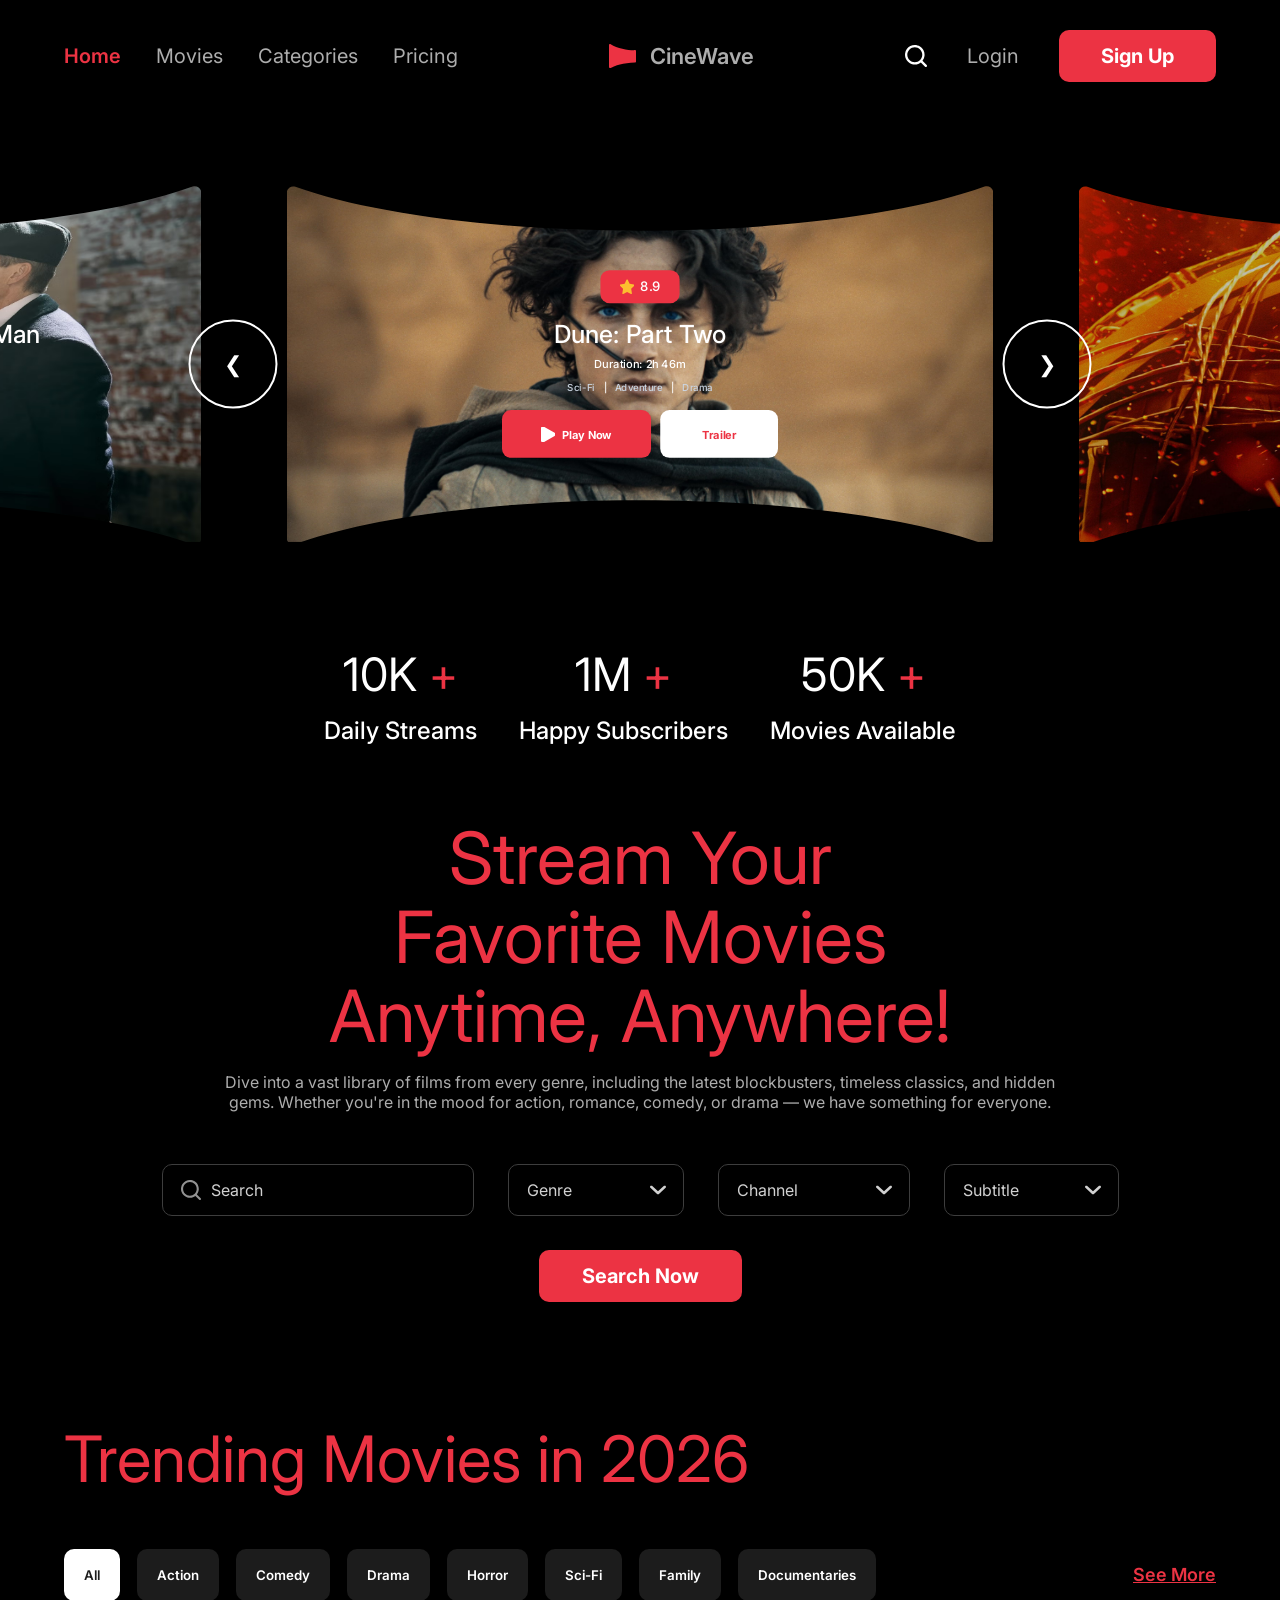
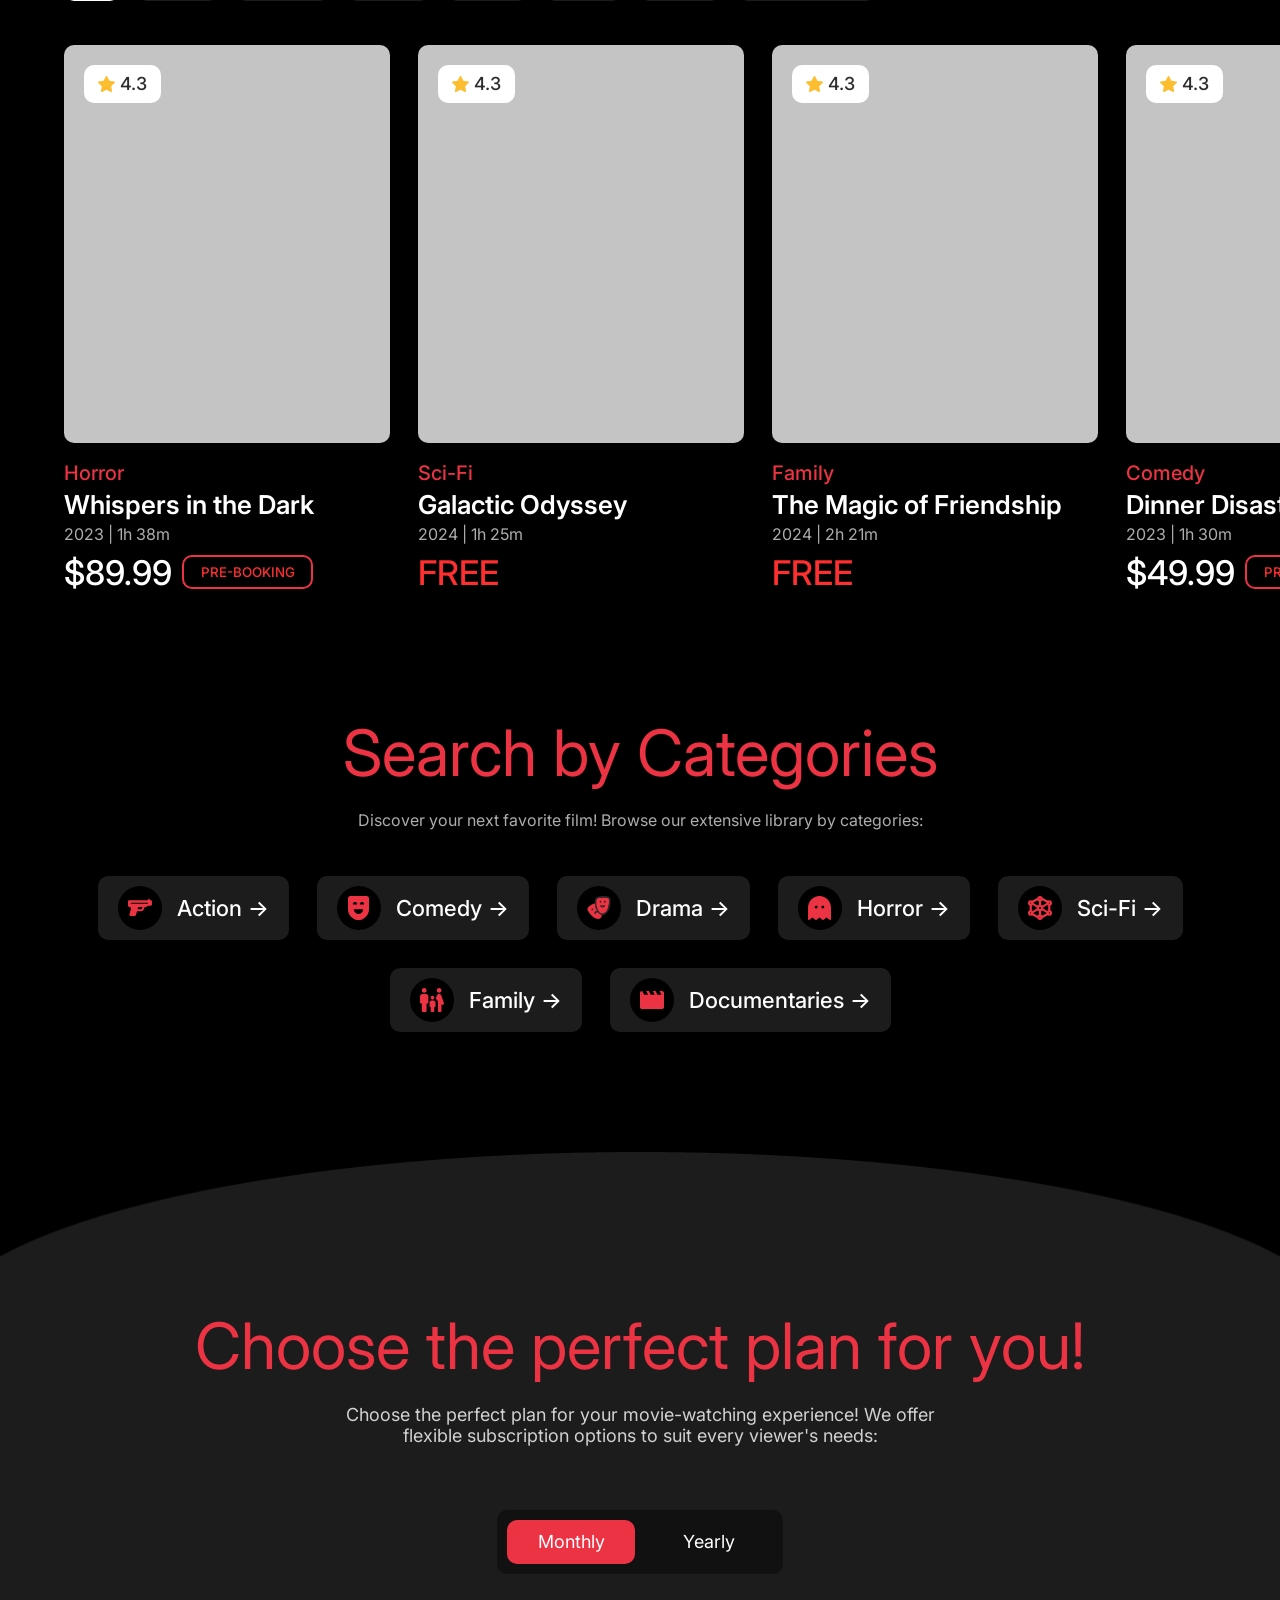
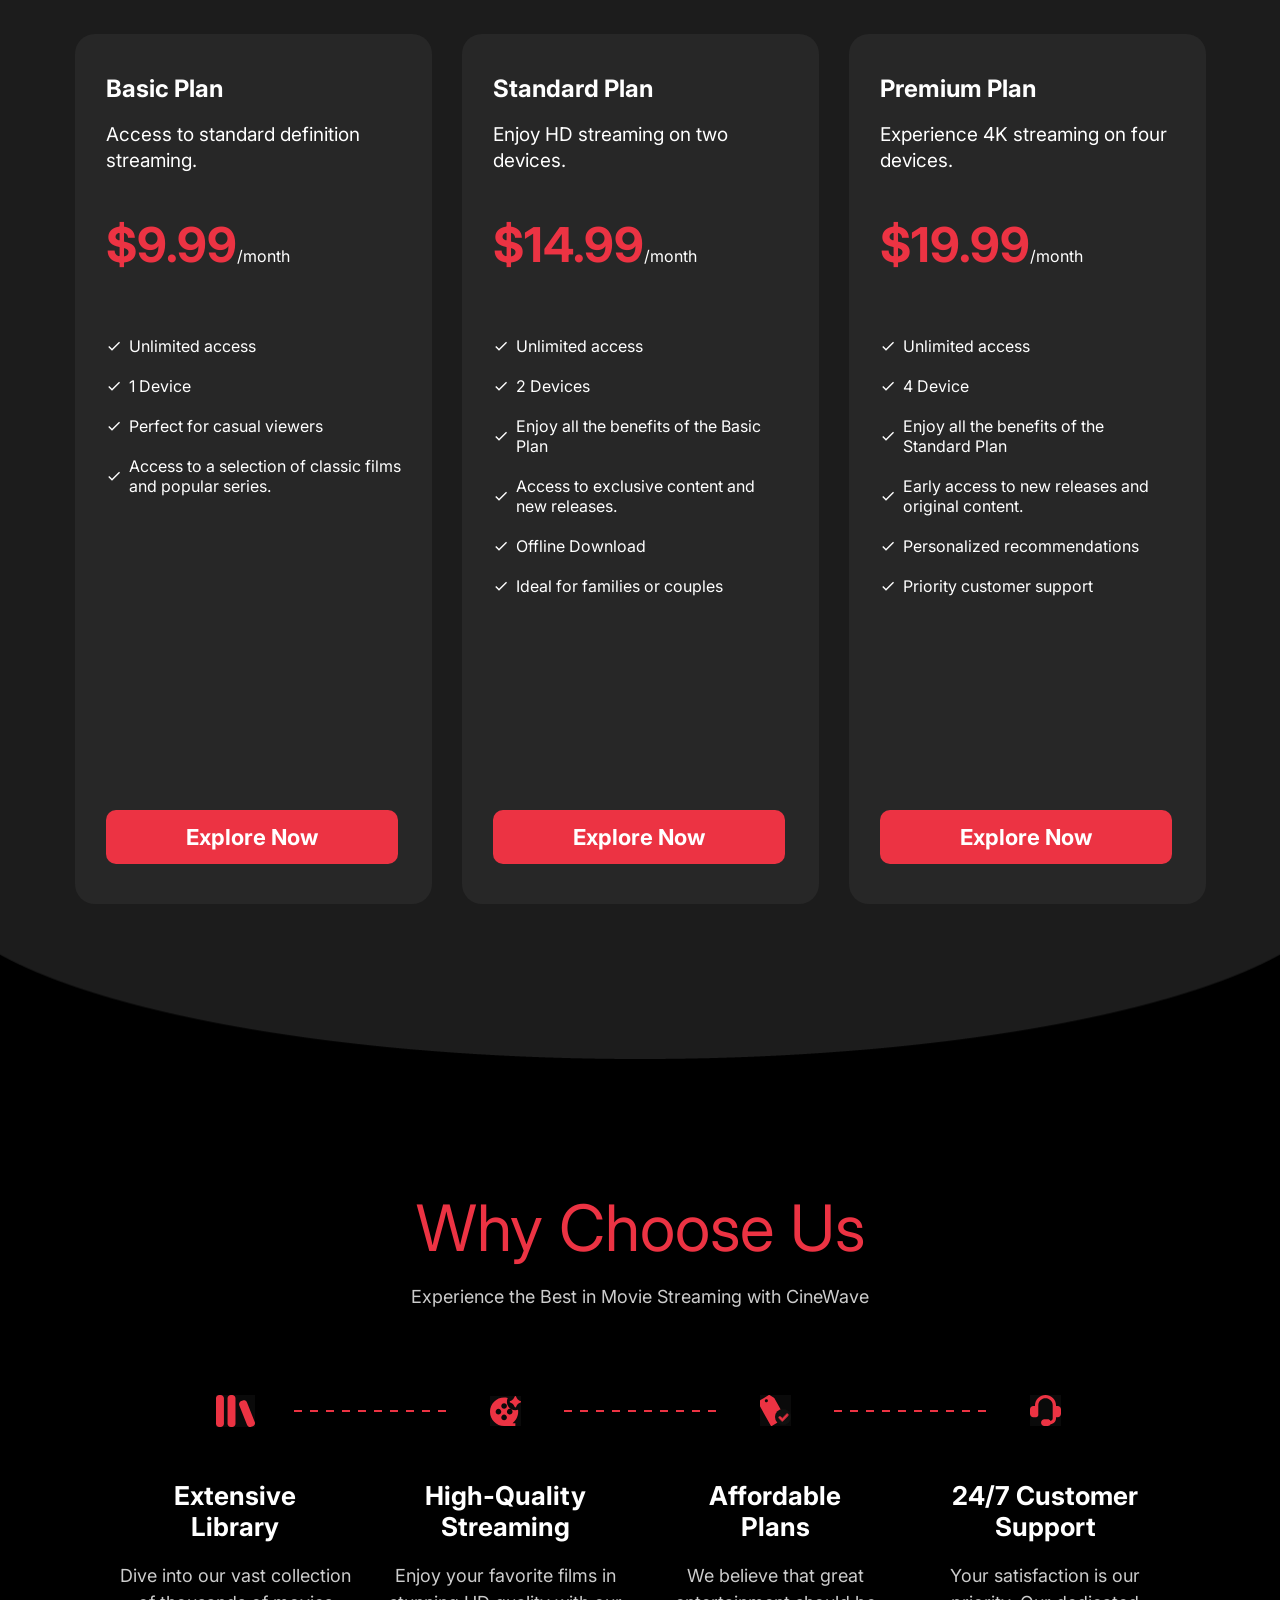
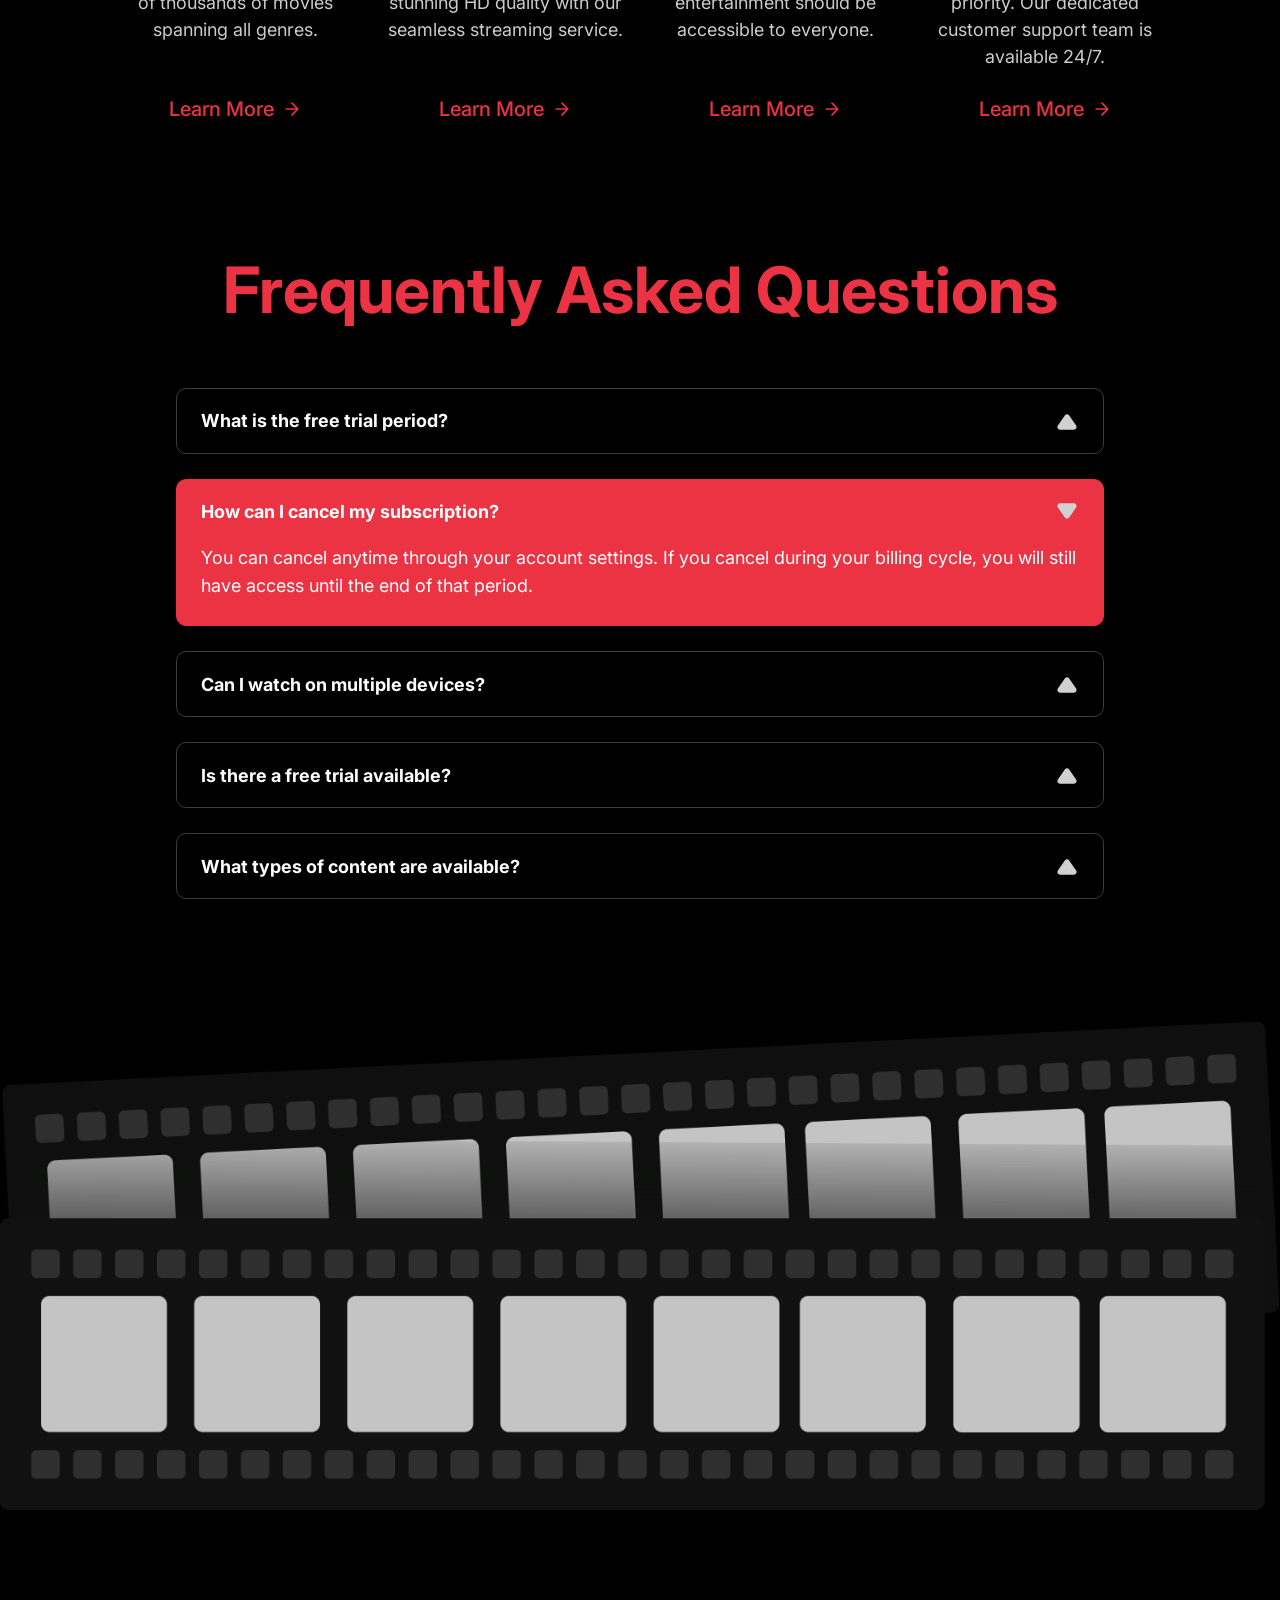
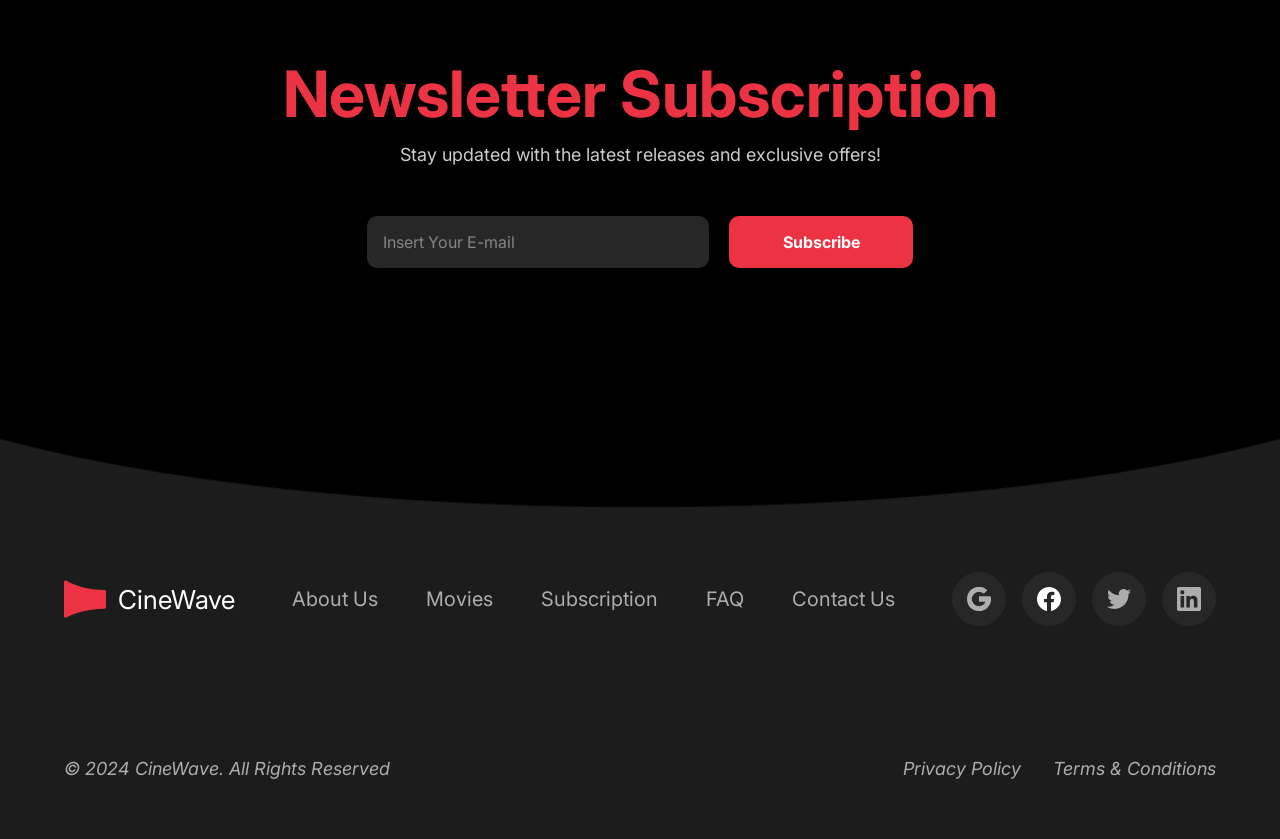
<file: index.html>
<!DOCTYPE html>
<html lang="en">

<head>
    <meta charset="UTF-8">
    <meta name="viewport" content="width=device-width, initial-scale=1.0">
    <title>Streaming Service</title>

    <link rel="preconnect" href="https://fonts.googleapis.com">
    <link rel="preconnect" href="https://fonts.gstatic.com" crossorigin>
    <link
        href="https://fonts.googleapis.com/css2?family=Inter:ital,opsz,wght@0,14..32,100..900;1,14..32,100..900&display=swap"
        rel="stylesheet">

    <link rel="stylesheet" href="css/normalize.css">
    <link rel="stylesheet" href="css/main.css">
    <link rel="stylesheet" href="css/header.css">
    <link rel="stylesheet" href="css/navbar.css">
    <link rel="stylesheet" href="css/slaider.css">
    <link rel="stylesheet" href="css/stats.css">
    <link rel="stylesheet" href="css/search-panel.css">
    <link rel="stylesheet" href="css/trending-movies-section.css">
    <link rel="stylesheet" href="css/movies-grid.css">
    <link rel="stylesheet" href="css/categories.css">
    <link rel="stylesheet" href="css/pricing-section.css">
    <link rel="stylesheet" href="css/why-choose-us.css">
    <link rel="stylesheet" href="css/faq-sectionю.css">
    <link rel="stylesheet" href="css/newsletter-section.css">
    <link rel="stylesheet" href="css/footer.css">
</head>

<body>

    <header>
        <div class="container">
            <div class="navbar">
                <div class="nav-links">
                    <a href="#" class="inter-Regular isActive">Home</a>
                    <a href="#" class="inter-Regular">Movies</a>
                    <a href="#" class="inter-Regular">Categories</a>
                    <a href="#" class="inter-Regular">Pricing</a>
                </div>
                <div class="logo inter-SemiBold">
                    <img src="icons/cineWave_logo.svg" alt="cineWave">
                    <div class="text">CineWave</div>
                </div>
                <div class="auth-buttons">
                    <button class="search-btn">
                        <img src="icons/searchButton.svg" alt="searchButton">
                    </button>
                    <button class="login inter-Regular">Login</button>
                    <button class="btn signup inter-Bold">Sign Up</button>
                </div>
            </div>


        </div>

        <div class="carousel" aria-label="Карусель слайдов">
            <button class="nav prev" type="button" aria-label="Предыдущий слайд">&#10094;</button>

            <div class="viewport">
                <div class="track">
                    <!-- Слайды будут сгенерированы через JS -->
                </div>
            </div>

            <button class="nav next" type="button" aria-label="Следующий слайд">
                &#10095;
            </button>
        </div>

        <div class="container">



            <div class="stats-grid">
                <div class="stat-card">
                    <div class="stat-number inter-Regular">10K <span>+</span></div>
                    <div class="stat-label inter-Medium">Daily Streams</div>
                </div>
                <div class="stat-card">
                    <div class="stat-number inter-Regular">1M <span>+</span></div>
                    <div class="stat-label inter-Medium">Happy Subscribers</div>
                </div>
                <div class="stat-card">
                    <div class="stat-number inter-Regular">50K <span>+</span></div>
                    <div class="stat-label inter-Medium">Movies Available</div>
                </div>


            </div>

            <div class="hero-section">
                <h1 class="hero-title inter-Regular">
                    Stream Your<br>Favorite Movies<br>Anytime, Anywhere!
                </h1>
                <p class="hero-description">
                    Dive into a vast library of films from every genre, including the latest blockbusters, timeless
                    classics, and hidden gems.
                    Whether you're in the mood for action, romance, comedy, or drama — we have something for
                    everyone.
                </p>
            </div>

            <!-- Поисковая форма с выпадающими списками -->
            <form action="/search" method="GET" class="search-panel">
                <!-- Поисковое поле -->
                <div class="search-input-wrapper">
                    <img src="icons/search.svg" alt="search" class="search-icon">
                    <input type="text" name="query" class="search-input inter-Regular" placeholder="Search"
                        value="Search">
                </div>

                <!-- Выпадающий список: Genre -->
                <div class="dropdown-wrapper dropdown-genre">
                    <select name="genre" class="styled-select inter-Regular">
                        <option value="">Genre</option>
                        <option value="action">Action</option>
                        <option value="adventure">Adventure</option>
                        <option value="comedy">Comedy</option>
                        <option value="drama">Drama</option>
                        <option value="horror">Horror</option>
                        <option value="romance">Romance</option>
                        <option value="sci-fi">Sci-Fi</option>
                        <option value="thriller">Thriller</option>
                        <option value="western">Western</option>
                    </select>
                    <img class="dropdown-arrow" src="icons/searchArrow.svg" alt="searchArrow">
                </div>

                <div class="dropdown-wrapper dropdown-channel">
                    <select name="channel" class="styled-select inter-Regular">
                        <option value="">Channel</option>
                        <option value="netflix">Netflix</option>
                        <option value="prime">Amazon Prime</option>
                        <option value="disney">Disney+</option>
                        <option value="hbo">HBO Max</option>
                        <option value="apple">Apple TV+</option>
                        <option value="paramount">Paramount+</option>
                        <option value="peacock">Peacock</option>
                        <option value="hulu">Hulu</option>
                    </select>
                    <img class="dropdown-arrow" src="icons/searchArrow.svg" alt="searchArrow">
                </div>

                <div class="dropdown-wrapper dropdown-subtitle">
                    <select name="subtitle" class="styled-select inter-Regular">
                        <option value="">Subtitle</option>
                        <option value="english">English</option>
                        <option value="spanish">Spanish</option>
                        <option value="french">French</option>
                        <option value="german">German</option>
                        <option value="italian">Italian</option>
                        <option value="portuguese">Portuguese</option>
                        <option value="russian">Russian</option>
                        <option value="chinese">Chinese</option>
                        <option value="japanese">Japanese</option>
                        <option value="korean">Korean</option>
                        <option value="arabic">Arabic</option>
                        <option value="hindi">Hindi</option>
                    </select>
                    <img class="dropdown-arrow" src="icons/searchArrow.svg" alt="searchArrow">
                </div>

                <!-- Кнопка отправки -->
                <button type="submit" class="search-now-btn inter-Bold btn">
                    Search Now
                </button>
            </form>
        </div>



    </header>

    <section class="trending-movies-section">
        <div class="container">
            <div class="trending-header">
                <h2>Trending Movies in 2026</h2>

                <div class="trending-filters">
                    <button class="filter-btn active-btn">All</button>
                    <button class="filter-btn">Action</button>
                    <button class="filter-btn">Comedy</button>
                    <button class="filter-btn">Drama</button>
                    <button class="filter-btn">Horror</button>
                    <button class="filter-btn">Sci-Fi</button>
                    <button class="filter-btn">Family</button>
                    <button class="filter-btn p">Documentaries</button>

                    <a href="#" class="see-more-link inter-SemiBold">See More</a>
                </div>



            </div>
            <div class="movies-grid">

                <article class="movie-card">
                    <div class="card-image-wrapper">
                        <div class="card-image-placeholder"></div>
                        <div class="rating">
                            <img src="icons/starRating.svg" alt="starRating">
                            <div class="rating_number inter-Medium">4.3</div>
                        </div>
                    </div>
                    <div class="card-content">
                        <span class="movie-genre">Horror</span>
                        <h3 class="movie-title">Whispers in the Dark</h3>
                        <div class="movie-meta">
                            <span class="year">2023</span>
                            <span class="separator">|</span>
                            <span class="duration">1h 38m</span>
                        </div>
                        <div class="card-footer">
                            <span class="price">$89.99</span>
                            <button class="btn-pre-booking">PRE-BOOKING</button>
                        </div>
                    </div>
                </article>

                <article class="movie-card">
                    <div class="card-image-wrapper">
                        <div class="card-image-placeholder"></div>
                        <div class="rating">
                            <img src="icons/starRating.svg" alt="starRating">
                            <div class="rating_number inter-Medium">4.3</div>
                        </div>
                    </div>
                    <div class="card-content">
                        <span class="movie-genre">Sci-Fi</span>
                        <h3 class="movie-title">Galactic Odyssey</h3>
                        <div class="movie-meta">
                            <span class="year">2024</span>
                            <span class="separator">|</span>
                            <span class="duration">1h 25m</span>
                        </div>
                        <div class="card-footer">
                            <span class="price free-text">FREE</span>
                        </div>
                    </div>
                </article>

                <article class="movie-card">
                    <div class="card-image-wrapper">
                        <div class="card-image-placeholder"></div>
                        <div class="rating">
                            <img src="icons/starRating.svg" alt="starRating">
                            <div class="rating_number inter-Medium">4.3</div>
                        </div>
                    </div>
                    <div class="card-content">
                        <span class="movie-genre">Family</span>
                        <h3 class="movie-title">The Magic of Friendship</h3>
                        <div class="movie-meta">
                            <span class="year">2024</span>
                            <span class="separator">|</span>
                            <span class="duration">2h 21m</span>
                        </div>
                        <div class="card-footer">
                            <span class="price free-text">FREE</span>
                        </div>
                    </div>
                </article>

                <article class="movie-card">
                    <div class="card-image-wrapper">
                        <div class="card-image-placeholder"></div>
                        <div class="rating">
                            <img src="icons/starRating.svg" alt="starRating">
                            <div class="rating_number inter-Medium">4.3</div>
                        </div>
                    </div>
                    <div class="card-content">
                        <span class="movie-genre">Comedy</span>
                        <h3 class="movie-title">Dinner Disaster</h3>
                        <div class="movie-meta">
                            <span class="year">2023</span>
                            <span class="separator">|</span>
                            <span class="duration">1h 30m</span>
                        </div>
                        <div class="card-footer">
                            <span class="price">$49.99</span>
                            <button class="btn-pre-booking">PRE-BOOKING</button>
                        </div>
                    </div>
                </article>
            </div>


        </div>
    </section>

    <section class="categories-section">
        <div class="container">
            <h2 class="categories-title">Search by Categories</h2>
            <p class="categories-description">Discover your next favorite film! Browse our extensive library by
                categories:</p>

            <div class="categories-grid">
                <a href="#" class="category-card">
                    <div class="icon-wrapper">
                        <img src="icons/action.svg" alt="Action" width="24" height="24">
                    </div>
                    <span class="category-name">Action →</span>
                </a>
                <a href="#" class="category-card">
                    <div class="icon-wrapper">
                        <img src="icons/comedy-icon.svg" alt="Comedy" width="24" height="24">
                    </div>
                    <span class="category-name">Comedy →</span>
                </a>
                <a href="#" class="category-card">
                    <div class="icon-wrapper">
                        <img src="icons/drama-icon.svg" alt="Drama" width="24" height="24">
                    </div>
                    <span class="category-name">Drama →</span>
                </a>
                <a href="#" class="category-card">
                    <div class="icon-wrapper">
                        <img src="icons/horror-icon.svg" alt="Horror" width="24" height="24">
                    </div>
                    <span class="category-name">Horror →</span>
                </a>
                <a href="#" class="category-card">
                    <div class="icon-wrapper">
                        <img src="icons/scifi-icon.svg" alt="Sci-Fi" width="24" height="24">
                    </div>
                    <span class="category-name">Sci-Fi →</span>
                </a>
                <a href="#" class="category-card">
                    <div class="icon-wrapper">
                        <img src="icons/family-icon.svg" alt="Family" width="24" height="24">
                    </div>
                    <span class="category-name">Family →</span>
                </a>
                <a href="#" class="category-card">
                    <div class="icon-wrapper">
                        <img src="icons/documentaries-icon.svg" alt="Documentaries" width="24" height="24">
                    </div>
                    <span class="category-name">Documentaries →</span>
                </a>
            </div>
        </div>
    </section>

    <section class="pricing-section">

        <div class="container">
            <h2 class="pricing-title">Choose the perfect plan for you!</h2>
            <p class="pricing-description">Choose the perfect plan for your movie-watching experience! We offer
                flexible
                subscription options to suit every viewer's needs:</p>

            <div class="pricing-toggle-wrap">
                <div class="pricing-toggle">
                    <button class="toggle-btn active">Monthly</button>
                    <button class="toggle-btn">Yearly</button>
                </div>
            </div>


            <div class="pricing-grid">
                <!-- Basic Plan -->
                <div class="pricing-card">
                    <h3 class="plan-name">Basic Plan</h3>
                    <p class="plan-description">Access to standard definition streaming.</p>
                    <div class="plan-price">$9.99<span class="price-period">/month</span></div>
                    <ul class="plan-features">
                        <li>Unlimited access</li>
                        <li>1 Device</li>
                        <li>Perfect for casual viewers</li>
                        <li>Access to a selection of classic films and popular series.</li>
                    </ul>
                    <a href="#" class="plan-btn">Explore Now</a>
                </div>

                <!-- Standard Plan -->
                <div class="pricing-card">
                    <h3 class="plan-name">Standard Plan</h3>
                    <p class="plan-description">Enjoy HD streaming on two devices.</p>
                    <div class="plan-price">$14.99<span class="price-period">/month</span></div>
                    <ul class="plan-features">
                        <li>Unlimited access</li>
                        <li>2 Devices</li>
                        <li>Enjoy all the benefits of the Basic Plan</li>
                        <li>Access to exclusive content and new releases.</li>
                        <li>Offline Download</li>
                        <li>Ideal for families or couples</li>
                    </ul>
                    <a href="#" class="plan-btn">Explore Now</a>
                </div>

                <!-- Premium Plan -->
                <div class="pricing-card">
                    <h3 class="plan-name">Premium Plan</h3>
                    <p class="plan-description">Experience 4K streaming on four devices.</p>
                    <div class="plan-price">$19.99<span class="price-period">/month</span></div>
                    <ul class="plan-features">
                        <li>Unlimited access</li>
                        <li>4 Device</li>
                        <li>Enjoy all the benefits of the Standard Plan</li>
                        <li>Early access to new releases and original content.</li>
                        <li>Personalized recommendations</li>
                        <li>Priority customer support</li>
                    </ul>
                    <a href="#" class="plan-btn">Explore Now</a>
                </div>
            </div>
        </div>
        </div>
    </section>

    <section class="why-choose-us">
        <div class="container">
            <h2>Why Choose Us</h2>
            <p class="pricing-description">Experience the Best in Movie Streaming with CineWave</p>

            <div class="features-grid">
                <div class="feature-card">
                    <div class="feature-icon">
                        <img src="icons/extensiveLibrary.svg" alt="Extensive Library">
                    </div>
                    <h3 class="feature-title">Extensive<br>Library</h3>
                    <p class="feature-description">Dive into our vast collection of thousands of movies spanning all
                        genres.</p>
                    <a href="#" class="feature-link">
                        Learn More
                        <svg viewBox="0 0 24 24" fill="none" xmlns="http://www.w3.org/2000/svg">
                            <path d="M5 12H19M19 12L12 5M19 12L12 19" stroke="currentColor" stroke-width="2"
                                stroke-linecap="round" stroke-linejoin="round" />
                        </svg>
                    </a>
                </div>

                <div class="feature-card">
                    <div class="feature-icon">
                        <img src="icons/highQualityStreaming.svg" alt="High-Quality Streaming">
                    </div>
                    <h3 class="feature-title">High-Quality<br>Streaming</h3>
                    <p class="feature-description">Enjoy your favorite films in stunning HD quality with our seamless
                        streaming service.</p>
                    <a href="#" class="feature-link">
                        Learn More
                        <svg viewBox="0 0 24 24" fill="none" xmlns="http://www.w3.org/2000/svg">
                            <path d="M5 12H19M19 12L12 5M19 12L12 19" stroke="currentColor" stroke-width="2"
                                stroke-linecap="round" stroke-linejoin="round" />
                        </svg>
                    </a>
                </div>

                <div class="feature-card">
                    <div class="feature-icon">
                        <img src="icons/affordablePlans.svg" alt="Affordable Plans">
                    </div>
                    <h3 class="feature-title">Affordable<br>Plans</h3>
                    <p class="feature-description">We believe that great entertainment should be accessible to everyone.
                    </p>
                    <a href="#" class="feature-link">
                        Learn More
                        <svg viewBox="0 0 24 24" fill="none" xmlns="http://www.w3.org/2000/svg">
                            <path d="M5 12H19M19 12L12 5M19 12L12 19" stroke="currentColor" stroke-width="2"
                                stroke-linecap="round" stroke-linejoin="round" />
                        </svg>
                    </a>
                </div>

                <div class="feature-card">
                    <div class="feature-icon">
                        <img src="icons/customerSupport.svg" alt="24/7 Customer Support">
                    </div>
                    <h3 class="feature-title">24/7 Customer<br>Support</h3>
                    <p class="feature-description">Your satisfaction is our priority. Our dedicated customer support
                        team is available 24/7.</p>
                    <a href="#" class="feature-link">
                        Learn More
                        <svg viewBox="0 0 24 24" fill="none" xmlns="http://www.w3.org/2000/svg">
                            <path d="M5 12H19M19 12L12 5M19 12L12 19" stroke="currentColor" stroke-width="2"
                                stroke-linecap="round" stroke-linejoin="round" />
                        </svg>
                    </a>
                </div>
            </div>

        </div>

    </section>

    <section class="faq-section">
        <h2>Frequently Asked Questions</h2>

        <div class="accordion">
            <!-- Item 1 -->
            <div class="accordion-item">
                <div class="accordion-header">
                    <span class="accordion-question">What is the free trial period?</span>
                    <div class="accordion-icon">
                        <img src="icons/accordion-arrow.svg" alt="Expand">
                    </div>
                </div>
                <div class="accordion-content">
                    <div class="accordion-answer">
                        Our free trial period lasts 7 days. During this time, you have full access to all features and
                        content. No credit card is required to start your free trial.
                    </div>
                </div>
            </div>

            <!-- Item 2 (open by default) -->
            <div class="accordion-item open">
                <div class="accordion-header">
                    <span class="accordion-question">How can I cancel my subscription?</span>
                    <div class="accordion-icon">
                        <img src="icons/accordion-arrow.svg" alt="Expand">
                    </div>
                </div>
                <div class="accordion-content">
                    <div class="accordion-answer">
                        You can cancel anytime through your account settings. If you cancel during your billing cycle,
                        you will still have access until the end of that period.
                    </div>
                </div>
            </div>

            <!-- Item 3 -->
            <div class="accordion-item">
                <div class="accordion-header">
                    <span class="accordion-question">Can I watch on multiple devices?</span>
                    <div class="accordion-icon">
                        <img src="icons/accordion-arrow.svg" alt="Expand">
                    </div>
                </div>
                <div class="accordion-content">
                    <div class="accordion-answer">
                        Yes! Depending on your plan, you can watch on up to 4 devices simultaneously. All plans include
                        unlimited access on your registered devices.
                    </div>
                </div>
            </div>

            <!-- Item 4 -->
            <div class="accordion-item">
                <div class="accordion-header">
                    <span class="accordion-question">Is there a free trial available?</span>
                    <div class="accordion-icon">
                        <img src="icons/accordion-arrow.svg" alt="Expand">
                    </div>
                </div>
                <div class="accordion-content">
                    <div class="accordion-answer">
                        Yes, we offer a 7-day free trial for all new users. You can cancel anytime during the trial
                        period with no charges.
                    </div>
                </div>
            </div>

            <!-- Item 5 -->
            <div class="accordion-item">
                <div class="accordion-header">
                    <span class="accordion-question">What types of content are available?</span>
                    <div class="accordion-icon">
                        <img src="icons/accordion-arrow.svg" alt="Expand">
                    </div>
                </div>
                <div class="accordion-content">
                    <div class="accordion-answer">
                        We offer a vast library including movies, TV series, documentaries, and exclusive original
                        content across all genres — from action and comedy to drama and sci-fi.
                    </div>
                </div>
            </div>
        </div>
    </section>

    <img class="lent" src="img/lent.png" alt="lent">

    <section class="newsletter-section">
        <h2>Newsletter Subscription</h2>
        <p class="newsletter-description">Stay updated with the latest releases and exclusive offers!</p>

        <div class="newsletter-form">
            <input type="email" class="newsletter-input" placeholder="Insert Your E-mail">
            <button class="newsletter-btn">Subscribe</button>
        </div>
    </section>

    <footer class="footer">
        <div class="container">
            <!-- Top: Logo + Navigation + Social Icons -->
            <div class="footer-top">
                <div class="footer-logo">
                    <img src="icons/cineWave_logo.svg" alt="CineWave">
                    <span>CineWave</span>
                </div>

                <div class="footer-nav">
                    <a href="#">About Us</a>
                    <a href="#">Movies</a>
                    <a href="#">Subscription</a>
                    <a href="#">FAQ</a>
                    <a href="#">Contact Us</a>
                </div>

                <div class="social-icons">
                    <div class="social-icon">
                        <img src="icons/GoogleIcon.svg" alt="Google">
                    </div>
                    <div class="social-icon">
                        <img src="icons/FacebookIcon.svg" alt="Facebook">
                    </div>
                    <div class="social-icon">
                        <img src="icons/TwitterIcon.svg" alt="Twitter">
                    </div>
                    <div class="social-icon">
                        <img src="icons/LinkedInIcon.svg" alt="LinkedIn">
                    </div>
                </div>
            </div>

            <!-- Bottom: Copyright + Legal -->
            <div class="footer-bottom">
                <div class="copyright">© 2024 CineWave. All Rights Reserved</div>
                <div class="legal-links">
                    <a href="#">Privacy Policy</a>
                    <a href="#">Terms & Conditions</a>
                </div>
            </div>
        </div>
    </footer>

    <script src="js/slaider.js"></script>
    <script src="js/slider-script-marker.js"></script>
    <script src="js/accordion.js"></script>
</body>

</html>
</file>
<file: css/main.css>
body {
  background-color: #000000;
  overflow-x: hidden;
  font-family: "Inter", sans-serif;
  font-optical-sizing: auto;
  font-style: normal;
  color: #ADADAD;
}

h2 {
  font-size: 64px;
  color: #EC3343;
  font-weight: 400;
}

.container {
  max-width: 90%;
  width: 1400px;
  margin: 0 auto;
}

.inter-Thin {
  font-family: "Inter", sans-serif;
  font-optical-sizing: auto;
  font-weight: 300;
  font-style: normal;
}

.inter-Regular {
  font-family: "Inter", sans-serif;
  font-optical-sizing: auto;
  font-weight: 400;
  font-style: normal;
}

.inter-Medium {
  font-family: "Inter", sans-serif;
  font-optical-sizing: auto;
  font-weight: 500;
  font-style: normal;
}

.inter-SemiBold {
  font-family: "Inter", sans-serif;
  font-optical-sizing: auto;
  font-weight: 600;
  font-style: normal;
}

.inter-Bold {
  font-family: "Inter", sans-serif;
  font-optical-sizing: auto;
  font-weight: 700;
  font-style: normal;
}

.btn {
  background-color: #EC3343;
  height: 52px;
  border: none;
  cursor: pointer;
  color: #FFFFFF;
  font-size: 20px;
  border-radius: 10px;
}

.hero-title {
  margin-top: 73px;
  font-size: 72px;
  color: #EC3343;
  text-align: center;
  line-height: 1.1;
}

.lent {
  margin-top: 122px;
  width: 100%;
}
</file>
<file: css/header.css>
header {
    margin-top: 30px;
}
</file>
<file: css/navbar.css>
.navbar {
    display: flex;
    justify-content: space-between;
}

.nav-links a{
    text-decoration: none;
    color: #ADADAD;
    font-size: 20px;
}

.nav-links a.isActive {
    color: #EC3343;
    font-family: "Inter", sans-serif;
    font-optical-sizing: auto;
    font-weight: 600;
    font-style: normal;
}

.nav-links{
    display: flex;
    justify-content: space-between;
    gap: 35px;
    align-items: center;
}

.logo {
    color: #ADADAD;
    font-size: 22px;
    display: flex;
    justify-content: space-between;
    gap: 14px;
    align-items: center;
}

.search-btn {
    background: none;
    border: none;
    cursor: pointer;
    width: 22px;
    height: 22px;
}

.login {
    color: #ADADAD;
    background: none;
    border: none;
    cursor: pointer;
    font-size: 20px;
}

.auth-buttons {
    display: flex;
    justify-content: space-between;
    gap: 40px;
    align-items: center;
}

.signup {
    width: 157px;
}
</file>
<file: css/slaider.css>
.carousel {
  --active-left-edge: 18.2%;
  --active-right-edge: 81.8%;
  margin: 0 auto;
  margin-top: 50px;
  position: relative;
   container-type: inline-size;
}

.viewport {
  overflow: hidden;
  border-radius: 16px;
  padding: 16px 0;
}

.track {
  --gap: 24px;
  --step: calc(60% + var(--gap));
  display: flex;
  gap: var(--gap);
  transform: translateX(calc(20% - var(--step)));
  transition: transform 0.35s ease;
}

.slide {
  flex: 0 0 60%;
  aspect-ratio: 16 / 9;
  display: grid;
  place-items: center;
  --slide-scale: 1;
  background: linear-gradient(135deg, #5a7cff, #7f5eff);
  transform: scale(0.92);
  
  /* Маска применяется здесь */
  mask-image: url('../img/BackgroundImage.svg');
  mask-size: 100% 100%;
  mask-repeat: no-repeat;
  mask-position: center;
  -webkit-mask-image: url('../img/BackgroundImage.svg');
  -webkit-mask-size: 100% 100%;
  -webkit-mask-repeat: no-repeat;
  -webkit-mask-position: center;
}

.slide.is-active {
  transform: scale(1.06);
}

.nav {
  background: none;
  position: absolute;
  top: 50%;
  width: 89px;
  height: 89px;
  border-radius: 50%;
  border: 2px solid #FFFFFF;
  font-size: 22px;
  color: #FFFFFF;
  cursor: pointer;
  z-index: 2;
}

.nav:hover {
  border: none;
  background: rgba(255, 255, 255, 0.3);
  backdrop-filter: blur(8px);
}

.nav.prev {
  left: var(--active-left-edge);
  transform: translate(-50%, -50%);
}

.nav.next {
  left: var(--active-right-edge);
  transform: translate(-50%, -50%);
}

.shelby {
  background-image: url('../img/slider-card-1775312159233.png');
  background-size: cover;
  background-position: center;
  background-repeat: no-repeat;
}

.oppenheimer {
  background-image: url('../img/Oppenheimer.png');
  background-size: cover;
  background-position: center;
  background-repeat: no-repeat;
}

.rating {
  width: clamp(68px, calc(115px * var(--slide-scale)), 140px);
  height: clamp(30px, calc(48px * var(--slide-scale)), 58px);
  background-color: #EC3343;
  margin: 0 auto;
  border-radius: 10px;
  display: flex;
  justify-content: center;
  align-items: center;
  font-size: clamp(12px, calc(19px * var(--slide-scale)), 22px);
  color: #FFFFFF;
  gap: clamp(4px, calc(8px * var(--slide-scale)), 10px);
}

.rating img {
  width: clamp(12px, calc(22px * var(--slide-scale)), 24px);
  height: auto;
}

.movie_name {
  text-align: center;
  margin-top: clamp(10px, calc(24px * var(--slide-scale)), 28px);
  font-size: clamp(16px, calc(36px * var(--slide-scale)), 42px);
  color: #FFFFFF;
  line-height: 1.2;
  padding: 0 clamp(8px, calc(24px * var(--slide-scale)), 40px);
  word-break: break-word;
}

.movie_duration {
  text-align: center;
  margin-top: clamp(4px, calc(10px * var(--slide-scale)), 14px);
  font-size: clamp(11px, calc(16px * var(--slide-scale)), 18px);
  color: #FFFFFF;
}

.genres {
  display: flex;
  gap: 0.5rem;
  color: #cbd5e1;
  font-size: clamp(10px, calc(14px * var(--slide-scale)), 16px);
  justify-content: center;
  margin-top: clamp(8px, calc(16px * var(--slide-scale)), 20px);
  flex-wrap: wrap;
}

.genres span:not(:last-child)::after {
  content: "|";
  margin-left: 0.6rem;
  color: #FFFFFF;
}

.cta {
  margin-top: clamp(12px, calc(24px * var(--slide-scale)), 30px);
  display: flex;
  justify-content: center;
  gap: clamp(8px, calc(14px * var(--slide-scale)), 20px);
  flex-wrap: wrap;
}

.play {
  width: clamp(110px, calc(215px * var(--slide-scale)), 260px);
  display: flex;
  align-items: center;
  justify-content: center;
  gap: clamp(5px, calc(9px * var(--slide-scale)), 12px);
  min-height: clamp(32px, calc(44px * var(--slide-scale)), 58px);
  padding: 0 clamp(10px, calc(16px * var(--slide-scale)), 20px);
  font-size: clamp(11px, calc(16px * var(--slide-scale)), 19px);
  background: #EC3343;
  color: white;
  border: none;
  cursor: pointer;
}

.trailer {
  width: clamp(90px, calc(170px * var(--slide-scale)), 220px);
  min-height: clamp(32px, calc(44px * var(--slide-scale)), 58px);
  padding: 0 clamp(10px, calc(16px * var(--slide-scale)), 20px);
  font-size: clamp(11px, calc(16px * var(--slide-scale)), 19px);
  background-color: #FFFFFF;
  color: #EC3343;
  border: none;
  cursor: pointer;
}
</file>
<file: css/stats.css>
.stats-grid {
    margin-top: 50px;
    display: flex;
    justify-content: center;
    gap: 42px;
}

.stat-number {
    color: #FFFFFF;
    font-size: 46px;
    text-align: center;
}

.stat-label {
    margin-top: 14px;
    color: #FFFFFF;
    font-size: 24px;
}

.stat-number span {
    color: #EC3343;
}
</file>
<file: css/search-panel.css>
.search-panel {
    display: flex;
    justify-content: center;
    flex-wrap: wrap;
    align-items: center;
    gap: 34px;
    margin-top: 52px;
    max-width: 100%;
}

.search-input-wrapper {
    width: 312px;
    height: 52px;
    background: transparent;
    border: 1px solid #3D3D3D;
    border-radius: 10px;
    padding: 0 18px;
    display: flex;
    align-items: center;
    gap: 10px;
    flex-shrink: 0;
}

.search-icon {
    width: 20px;
    height: 20px;
    opacity: 0.7;
    flex-shrink: 0;
}

.search-input {
    background: transparent;
    border: none;
    outline: none;
    color: #D1D1D1;
    font-size: 16px;
    width: 100%;
    min-width: 0;
}

.search-input::placeholder {
    color: #D1D1D1;
}

.dropdown-wrapper {
    position: relative;
    height: 52px;
    flex-shrink: 0;
}

.dropdown-genre {
    width: 176px;
    min-width: 176px;
    max-width: 176px;
}

.dropdown-channel {
    width: 192px;
    min-width: 192px;
    max-width: 192px;
}

.dropdown-subtitle {
    width: 175px;
    min-width: 175px;
    max-width: 175px;
}

.styled-select {
    width: 100%;
    min-width: 0;
    height: 52px;
    background: transparent;
    border: 1px solid #3D3D3D;
    border-radius: 10px;
    padding: 0 48px 0 18px;
    color: #D1D1D1;
    font-size: 16px;
    appearance: none;
    -webkit-appearance: none;
    cursor: pointer;
    display: block;
}

.styled-select:focus {
    outline: none;
    border-color: #FF4D6D;
}

.styled-select option {
    background: #0a0c10;
    color: #D1D1D1;
    white-space: nowrap;
    overflow: hidden;
    text-overflow: ellipsis;
}

.styled-select::-ms-expand {
    display: none;
}

.dropdown-arrow {
    position: absolute;
    right: 18px;
    top: 50%;
    transform: translateY(-50%);
    width: 16px;
    height: 16px;
    pointer-events: none;
}

.search-now-btn {
    width: 203px;
    border-radius: 10px;
}

.search-now-btn:hover {
    opacity: 0.9;
    transform: translateY(-1px);
}

.inter-Regular {
    font-family: 'Inter', sans-serif;
    font-weight: 400;
}

.inter-Bold {
    font-family: 'Inter', sans-serif;
    font-weight: 700;
}

@media (max-width: 1100px) {
    .search-panel {
        gap: 20px;
        justify-content: center;
    }
}

@media (max-width: 900px) {
    .search-panel {
        flex-direction: column;
        gap: 16px;
        margin-top: 32px;
    }
    
    .search-input-wrapper,
    .dropdown-wrapper,
    .search-now-btn {
        width: 100% !important;
        min-width: auto !important;
        max-width: none !important;
        flex-shrink: 1;
    }
}
</file>
<file: css/trending-movies-section.css>
.trending-movies-section {
    padding-top: 118px;
}

.see-more-link {
    display: block;
    color: #EC3343;
    font-size: 18px;
    flex-grow: 1;
    text-align: right;
}

.trending-filters {
    margin-top: 52px;
    display: flex;
    align-items: center;
    flex-wrap: wrap;
    gap: 17px;
}

.filter-btn {
    background-color: #1C1C1C;
    padding: 0 20px;
    height: 52px;
    border: none;
    font-family: "Inter", sans-serif;
    font-optical-sizing: auto;
    font-weight: 600;
    font-style: normal;
    color: #FFFFFF;
    border-radius: 10px;
}

.active-btn {
    background-color: #FFFFFF;
    color: #1C1C1C;
}

.hero-description{
    display: block;
    text-align: center;
    max-width: 849px;
    margin: 0 auto;
    margin-top: 16px;
}
</file>
<file: css/movies-grid.css>
.movies-grid {
    margin-top: 44px;
    display: flex;
    gap: 28px;
}

.card-image-wrapper {
    width: 326px;
    height: 398px;
    border-radius: 10px;
    background-color: #C4C4C4;
    padding: 20px;
}

.card-content {
    margin-top: 18px;
}

.movie-genre {
    font-size: 20px;
    font-family: "Inter", sans-serif;
    font-optical-sizing: auto;
    font-weight: 500;
    font-style: normal;
    color: #EC3343;
}

.movie-title {
    margin-top: 4px;
    font-size: 26px;
    font-family: "Inter", sans-serif;
    font-optical-sizing: auto;
    font-weight: 600;
    font-style: normal;
    color: #ffffff;
}

.movie-meta {
    margin-top: 4px;
    font-size: 16px;
    font-family: "Inter", sans-serif;
    font-optical-sizing: auto;
    font-weight: 400;
    font-style: normal;
    color: #ADADAD;
}

.card-footer {
    margin-top: 8px;
    display: flex;
    align-items: center;
    gap: 10px;
}

.price {
    font-family: "Inter", sans-serif;
    font-optical-sizing: auto;
    font-weight: 500;
    font-style: normal;
    color: #ffffff;
    font-size: 34px;
}

.btn-pre-booking {
    font-family: "Inter", sans-serif;
    font-optical-sizing: auto;
    font-weight: 500;
    font-style: normal;
    background: none;
    width: 131px;
    height: 34px;
    border: 2px solid#EC3343;
    border-radius: 10px;
    color: #FF2F2F;
}

.free-text {
   color: #FF2F2F; 
}

.movie-card  .rating {
    background-color: #ffffff;
    margin: 0;
    width: 77px;
    height: 38px;
    padding: 10px;
    display: flex;
    gap: 5px;
    align-items: center;
}

.rating_number {
    color: #2C2C2C;
    font-size: 18px;
}
</file>
<file: css/categories.css>
.categories-section {
    padding-top: 121px;
    margin: 0 auto;
}

.categories-title {
    text-align: center;
}

.categories-description {
    margin-top: 19px;
    text-align: center;
    color: #ADADAD;
}

.categories-grid {
    margin-top: 46px;
    display: flex;
    gap: 28px;
    justify-content: center;
    flex-wrap: wrap;

}

.category-card {
    background-color: #1C1C1C;
    padding: 0 20px;
    display: flex;
    gap: 15px;
    align-items: center;
    height: 64px;
    border: none;
    font-family: "Inter", sans-serif;
    font-optical-sizing: auto;
    font-weight: 600;
    font-style: normal;
    color: #FFFFFF;
    border-radius: 10px;
    text-decoration: none;
}

.icon-wrapper {
    width: 44px;
    height: 44px;
    background: #000000;
    border-radius: 50%;
    display: flex;
    align-items: center;
    justify-content: center;
    flex-shrink: 0;
}

.icon-wrapper img {
    width: 24px;
    height: 24px;
    object-fit: contain;  
    max-width: 100%;       
    max-height: 100%;      
}

.category-name {
    font-size: 22px;
    font-weight: 500;
}
</file>
<file: css/pricing-section.css>
.pricing-section {
    padding-top: 155px;
    padding-bottom: 155px;
    margin-top: 120px;
    width: 100%;
    background-image: url('../img/priceBg.png');
    background-repeat: no-repeat;
    background-position: top center;
    background-size: 110% 100%;
}

.pricing-section .container {
    position: relative;
    z-index: 1;
}

.pricing-title {
    font-size: 64px;
    color: #EC3343;
    text-align: center;
    margin-bottom: 20px;
}

.pricing-description {
    font-size: 18px;
    color: #FFFFFF;
    text-align: center;
    max-width: 600px;
    margin: 0 auto 40px;
    opacity: 0.8;
}

.pricing-toggle-wrap {
    display: flex;
    justify-content: center;
}

.pricing-toggle {
    display: inline-flex;
    background-color: #101110;
    border-radius: 10px;
    padding: 10px;
    gap: 10px;
    margin-bottom: 60px;
}

.toggle-btn {
    min-width: 128px;
    height: 44px;
    font-family: 'Inter', sans-serif;
    font-size: 18px;
    font-weight: 400;
    color: #FFFFFF;
    background: transparent;
    border: none;
    border-radius: 10px;
    cursor: pointer;
    transition: all 0.3s ease;
}

.toggle-btn.active {
    background-color: #EC3343;
}

.pricing-grid {
    display: flex;
    justify-content: center;
    gap: 30px;
    flex-wrap: wrap;
}

.pricing-card {
    width: 357px;
    min-height: 870px;
    background-color: #272727;
    border-radius: 20px;
    padding: 40px 31px;
    transition: all 0.3s ease;
    display: flex;
    flex-direction: column;
    position: relative;
}

.pricing-card:hover {
    outline: 2px solid #EC3343;
    outline-offset: 12px;
    background-color: #EC3343;
}

.pricing-card:hover .plan-name,
.pricing-card:hover .plan-description,
.pricing-card:hover .price-period,
.pricing-card:hover .plan-features li,
.pricing-card:hover .about-package {
    color: #101110;
}

.pricing-card:hover .plan-price {
    color: #FFFFFF;
}

.pricing-card:hover .plan-btn {
    background-color: #FFFFFF;
    color: #101110;
}

.pricing-card:hover .plan-features li::before {
    background-image: url("data:image/svg+xml,%3Csvg xmlns='http://www.w3.org/2000/svg' viewBox='0 0 24 24' fill='%23101110'%3E%3Cpath d='M9 16.17L4.83 12l-1.42 1.41L9 19 21 7l-1.41-1.41L9 16.17z'/%3E%3C/svg%3E");
}

.plan-name {
    font-size: 24px;
    font-weight: 700;
    color: #FFFFFF;
    margin-bottom: 19px;
}

.plan-description {
    font-size: 19px;
    font-weight: 400;
    color: #FFFFFF;
    margin-bottom: 40px;
    line-height: 1.4;
}

.plan-price {
    font-size: 48px;
    font-weight: 700;
    color: #EC3343;
    margin-bottom: 52px;
}

.price-period {
    font-size: 16px;
    font-weight: 400;
    color: #FFFFFF;
}

.plan-features {
    list-style: none;
    padding: 0;
    margin: 0 0 auto 0;
}

.plan-features li {
    color: #FFFFFF;
    font-size: 16px;
    font-weight: 400;
    padding: 10px 0;
    padding-left: 23px;
    position: relative;
}

.plan-features li::before {
    content: '';
    position: absolute;
    left: 0;
    top: 50%;
    transform: translateY(-50%);
    width: 16px;
    height: 16px;
    background-image: url("data:image/svg+xml,%3Csvg xmlns='http://www.w3.org/2000/svg' viewBox='0 0 24 24' fill='%23FFFFFF'%3E%3Cpath d='M9 16.17L4.83 12l-1.42 1.41L9 19 21 7l-1.41-1.41L9 16.17z'/%3E%3C/svg%3E");
    background-repeat: no-repeat;
    background-position: center;
    background-size: contain;
}

.plan-btn {
    display: block;
    width: 292px;
    height: 54px;
    background-color: #EC3343;
    border: none;
    border-radius: 10px;
    font-family: 'Inter', sans-serif;
    font-size: 22px;
    font-weight: 700;
    color: #FFFFFF;
    text-align: center;
    line-height: 54px;
    text-decoration: none;
    cursor: pointer;
    transition: all 0.3s ease;
    margin-top: 52px;
}

.plan-btn:hover {
    background-color: #c41e2e;
}

.pricing-card:hover .plan-btn:hover {
    background-color: #e0e0e0;
}

.about-package {
    display: block;
    text-align: center;
    font-family: 'Inter', sans-serif;
    font-size: 18px;
    font-weight: 500;
    color: #FFFFFF;
    text-decoration: underline;
    margin-top: 19px;
    cursor: pointer;
}

.about-package:hover {
    color: #EC3343;
}

.pricing-card:hover .about-package:hover {
    color: #FFFFFF;
}

/* Responsive */
@media (max-width: 1200px) {
    .pricing-grid {
        gap: 20px;
    }
    
    .pricing-card {
        width: 300px;
        padding: 30px 20px;
    }
    
    .plan-price {
        font-size: 36px;
    }
}

@media (max-width: 768px) {
    .pricing-title {
        font-size: 40px;
    }
    
    .pricing-description {
        font-size: 16px;
        padding: 0 20px;
    }
    
    .pricing-card {
        width: 100%;
        max-width: 350px;
    }
    
    .toggle-btn {
        min-width: 100px;
        font-size: 16px;
    }
}

@media (max-width: 480px) {
    .pricing-title {
        font-size: 32px;
    }
    
    .toggle-btn {
        min-width: 80px;
        font-size: 14px;
    }
}
</file>
<file: css/why-choose-us.css>
.why-choose-us {
            max-width: 1200px;
            margin: 0 auto;
            margin-top: 130px;
        }

        .why-choose-us h2 {
            font-size: 64px;
            color: #EC3343;
            text-align: center;
            margin-bottom: 20px;
        }

        .pricing-description {
            font-size: 18px;
            color: #FFFFFF;
            text-align: center;
            max-width: 600px;
            margin: 0 auto 64px;
            opacity: 0.8;
        }

        .features-grid {
            display: flex;
            justify-content: center;
            flex-wrap: wrap;
        }

        .feature-card {
            flex: 1;
            min-width: 200px;
            text-align: center;
            position: relative;
            padding: 0 15px;
            display: flex;
            flex-direction: column;
        }

        /* Пунктир с отступом 40px от иконки, до следующей иконки */
        .feature-card:not(:last-child) .feature-icon::after {
            content: '';
            position: absolute;
            left: calc(58% + 40px);
            top: 50%;
            transform: translateY(-50%);
            width: calc(100% - 80px);
            height: 2px;
            background: repeating-linear-gradient(to right, #EC3343, #EC3343 8px, transparent 8px, transparent 16px);
            z-index: 0;
        }

        .feature-icon {
            margin-bottom: 25px;
            min-height: 80px;
            display: flex;
            align-items: center;
            justify-content: center;
            position: relative;
        }

        .feature-icon img {
            max-width: 80px;
            max-height: 80px;
            width: auto;
            height: auto;
            display: block;
            position: relative;
            z-index: 1;
            background-color: #0A0A0A;
        }

        .feature-title {
            font-size: 26px;
            font-weight: 700;
            color: #FFFFFF;
            margin-bottom: 16px;
            min-height: 70px;
            display: flex;
            align-items: center;
            justify-content: center;
            gap: 6px;
            flex-wrap: wrap;
        }

        .feature-description {
            font-size: 18px;
            font-weight: 400;
            color: #FFFFFF;
            line-height: 1.5;
            margin-bottom: 27px;
            opacity: 0.8;
            min-height: 100px;
        }

        .feature-link {
            display: inline-flex;
            align-items: center;
            gap: 8px;
            font-size: 20px;
            font-weight: 500;
            color: #EC3343;
            text-decoration: none;
            transition: gap 0.3s ease;
            margin-top: auto;
            align-self: center;
        }

        .feature-link:hover {
            gap: 12px;
        }

        .feature-link svg {
            width: 20px;
            height: 20px;
        }

        @media (max-width: 1024px) {
            .feature-card:not(:last-child) .feature-icon::after {
                left: calc(100% + 20px);
                width: calc(100% - 40px);
            }
        }

        @media (max-width: 768px) {
            .features-grid {
                flex-direction: column;
                gap: 40px;
            }
            
            .feature-card:not(:last-child) .feature-icon::after {
                display: none;
            }
            
            .why-choose-us h2 {
                font-size: 40px;
            }
            
            .feature-title {
                min-height: auto;
            }
            
            .feature-description {
                min-height: auto;
            }
        }
</file>
<file: css/faq-sectionю.css>
.faq-section {
            max-width: 928px;
            width: 100%;
            margin: 0 auto;
            margin-top: 130px;
        }

        .faq-section h2 {
            font-size: 64px;
            font-weight: 700;
            color: #EC3343;
            text-align: center;
            margin-bottom: 60px;
        }

        /* Accordion */
        .accordion {
            display: flex;
            flex-direction: column;
            gap: 25px;
        }

        .accordion-item {
            border: 1px solid #3D3D3D;
            border-radius: 10px;
            overflow: hidden;
            transition: all 0.3s ease;
            background-color: transparent;
        }

        /* Раскрытый элемент — целиком красный */
        .accordion-item.open {
            background-color: #EC3343;
            border-color: #EC3343;
        }

        .accordion-header {
            display: flex;
            justify-content: space-between;
            align-items: center;
            padding: 20px 24px;
            cursor: pointer;
            transition: all 0.3s ease;
        }

        .accordion-header:hover {
            opacity: 0.8;
        }

        .accordion-question {
            font-size: 18px;
            font-weight: 700;
            color: #FFFFFF;
        }

        .accordion-icon {
            width: 24px;
            height: 24px;
            flex-shrink: 0;
            transition: transform 0.3s ease;
        }

        .accordion-icon img {
            width: 100%;
            height: 100%;
            display: block;
        }

        /* Rotate icon when open */
        .accordion-item.open .accordion-icon {
            transform: rotate(180deg);
        }

        .accordion-content {
            max-height: 0;
            overflow: hidden;
            transition: max-height 0.4s ease;
        }

        .accordion-answer {
            padding: 0 24px 24px 24px;
            font-size: 18px;
            font-weight: 400;
            color: #FFFFFF;
            line-height: 1.6;
        }

        @media (max-width: 768px) {
            .faq-section h2 {
                font-size: 40px;
                margin-bottom: 40px;
            }

            .accordion-header {
                padding: 16px 20px;
            }

            .accordion-question {
                font-size: 16px;
                padding-right: 16px;
            }

            .accordion-answer {
                font-size: 16px;
                padding: 0 20px 20px 20px;
            }
        }
</file>
<file: css/newsletter-section.css>
.newsletter-section {
           width: 100%;
           margin: 0 auto;
           margin-top: 141px;
           text-align: center;
       }

       .newsletter-section h2 {
           font-size: 64px;
           font-weight: 700;
           color: #EC3343;
           margin-bottom: 12px;
       }

       .newsletter-description {
           font-size: 18px;
           font-weight: 400;
           color: #FFFFFF;
           opacity: 0.8;
           margin-bottom: 51px;
       }

       .newsletter-form {
           display: flex;
           justify-content: center;
           gap: 20px;
           flex-wrap: wrap;
       }

       .newsletter-input {
           width: 342px;
           height: 52px;
           background-color: #272727;
           border: none;
           border-radius: 10px;
           padding: 0 16px;
           font-family: 'Inter', sans-serif;
           font-size: 16px;
           font-weight: 400;
           color: #FFFFFF;
       }

       .newsletter-input::placeholder {
           color: #858585;
       }

       .newsletter-input:focus {
           outline: none;
           border: 1px solid #EC3343;
       }

       .newsletter-btn {
           width: 184px;
           height: 52px;
           background-color: #EC3343;
           border: none;
           border-radius: 10px;
           font-family: 'Inter', sans-serif;
           font-size: 16px;
           font-weight: 700;
           color: #FFFFFF;
           cursor: pointer;
           transition: background-color 0.3s ease;
       }

       .newsletter-btn:hover {
           background-color: #c41e2e;
       }

       @media (max-width: 480px) {
           .newsletter-section h2 {
               font-size: 40px;
           }

           .newsletter-description {
               font-size: 16px;
               margin-bottom: 60px;
           }

           .newsletter-input {
               width: 100%;
               max-width: 342px;
           }

           .newsletter-btn {
               width: 100%;
               max-width: 184px;
           }
       }
</file>
<file: css/footer.css>
.footer {
            margin-top: 120px;
            padding-top: 184px;
            padding-bottom: 60px;
            width: 100%;
            min-height: 410px;
            background-image: url('../img/footerBg.png');
            background-repeat: no-repeat;
            background-position: top center;
            background-size: cover;
            /* или contain, смотри ниже */
        }

        /* Top section: Logo + Navigation + Social */
        .footer-top {
            display: flex;
            justify-content: space-between;
            align-items: center;
            flex-wrap: wrap;
            gap: 30px;
            margin-bottom: 132px;
        }

        .footer-logo {
            display: flex;
            align-items: center;
            gap: 12px;
        }

        .footer-logo img {
            height: 40px;
            width: auto;
        }

        .footer-logo span {
            font-size: 26px;
            font-weight: 400;
            color: #FFFFFF;
        }

        .footer-nav {
            display: flex;
            gap: 48px;
            flex-wrap: wrap;
        }

        .footer-nav a {
            font-size: 20px;
            font-weight: 400;
            color: #ADADAD;
            text-decoration: none;
            transition: color 0.3s ease;
        }

        .footer-nav a:hover {
            color: #EC3343;
        }

        .social-icons {
            display: flex;
            gap: 16px;
        }

        .social-icon {
            width: 54px;
            height: 54px;
            background-color: #272727;
            border-radius: 50%;
            display: flex;
            align-items: center;
            justify-content: center;
            transition: all 0.3s ease;
            cursor: pointer;
        }

        .social-icon:hover {
            background-color: #EC3343;
        }

        .social-icon img {
            width: 24px;
            height: 24px;
        }

        /* Bottom section: Copyright + Legal */
        .footer-bottom {
            display: flex;
            justify-content: space-between;
            align-items: center;
            flex-wrap: wrap;
            gap: 20px;
        }

        .copyright {
            font-size: 18px;
            font-weight: 400;
            font-style: italic;
            color: #ADADAD;
        }

        .legal-links {
            display: flex;
            gap: 32px;
        }

        .legal-links a {
            font-size: 18px;
            font-weight: 400;
            font-style: italic;
            color: #ADADAD;
            text-decoration: none;
            transition: color 0.3s ease;
        }

        .legal-links a:hover {
            color: #EC3343;
        }

        @media (max-width: 1024px) {
            .footer-top {
                flex-direction: column;
                text-align: center;
                justify-content: center;
            }

            .footer-nav {
                justify-content: center;
            }

            .social-icons {
                justify-content: center;
            }
        }

        @media (max-width: 768px) {
            .footer-nav {
                gap: 24px;
            }

            .footer-nav a {
                font-size: 16px;
            }

            .footer-bottom {
                flex-direction: column;
                text-align: center;
            }

            .legal-links {
                justify-content: center;
            }
        }
</file>
